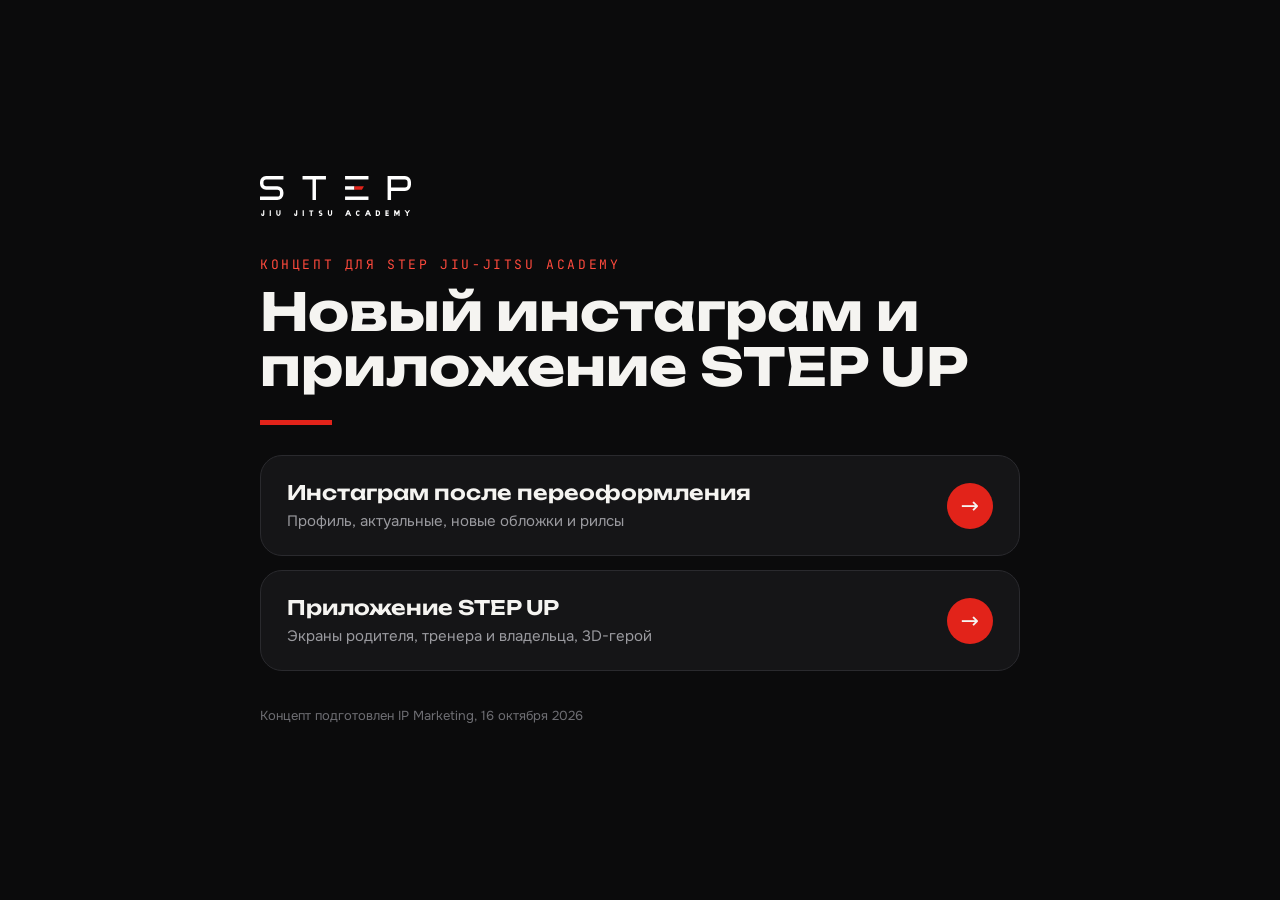
<file: index.html>
<!doctype html>
<html lang="ru">
<head>
  <meta charset="utf-8" />
  <meta name="viewport" content="width=device-width, initial-scale=1" />
  <meta name="robots" content="noindex, nofollow" />
  <title>STEP · концепт</title>
  <link rel="stylesheet" href="fonts/fonts.css" />
  <style>
    :root { --bg:#0B0B0C; --card:#151517; --line:#2A2A2E; --paper:#F5F4F1; --red:#E2231A; }
    * { box-sizing: border-box; margin: 0; padding: 0; }
    body { background: var(--bg); color: var(--paper); font-family: Onest, system-ui, sans-serif; min-height: 100dvh; display: grid; place-items: center; padding: 32px 16px; }
    main { width: 100%; max-width: 760px; }
    .logo { height: 40px; width: auto; display: block; }
    .k { margin-top: 40px; font-family: "JetBrains Mono", monospace; font-size: 13px; letter-spacing: .2em; color: #FF4A3D; }
    h1 { font-family: Unbounded, sans-serif; font-weight: 700; font-size: clamp(30px, 6vw, 52px); line-height: 1.05; margin-top: 12px; }
    .bar { width: 72px; height: 5px; background: var(--red); margin: 26px 0 30px; }
    a.card { display: flex; align-items: center; justify-content: space-between; gap: 16px; padding: 24px 26px; margin-top: 14px; border-radius: 22px; background: var(--card); border: 1px solid var(--line); color: var(--paper); text-decoration: none; transition: border-color .2s, transform .2s; }
    a.card:hover { border-color: #4A4A50; transform: translateY(-2px); }
    a.card b { display: block; font-family: Unbounded, sans-serif; font-weight: 600; font-size: 20px; }
    a.card span { display: block; color: #9A9A9F; font-size: 15px; margin-top: 6px; }
    a.card i { flex: none; width: 46px; height: 46px; border-radius: 50%; background: var(--red); display: grid; place-items: center; font-style: normal; font-size: 22px; }
    footer { margin-top: 36px; font-size: 13px; color: #6E6E73; }
  </style>
</head>
<body>
  <main>
    <img class="logo" src="assets/brand/step-logo-white.svg" alt="STEP Jiu-Jitsu Academy" />
    <div class="k">КОНЦЕПТ ДЛЯ STEP JIU-JITSU ACADEMY</div>
    <h1>Новый инстаграм и приложение STEP UP</h1>
    <div class="bar"></div>
    <a class="card" href="ig/"><div><b>Инстаграм после переоформления</b><span>Профиль, актуальные, новые обложки и рилсы</span></div><i>&rarr;</i></a>
    <a class="card" href="app/"><div><b>Приложение STEP UP</b><span>Экраны родителя, тренера и владельца, 3D-герой</span></div><i>&rarr;</i></a>
    <footer>Концепт подготовлен IP Marketing, 16 октября 2026</footer>
  </main>
</body>
</html>
</file>
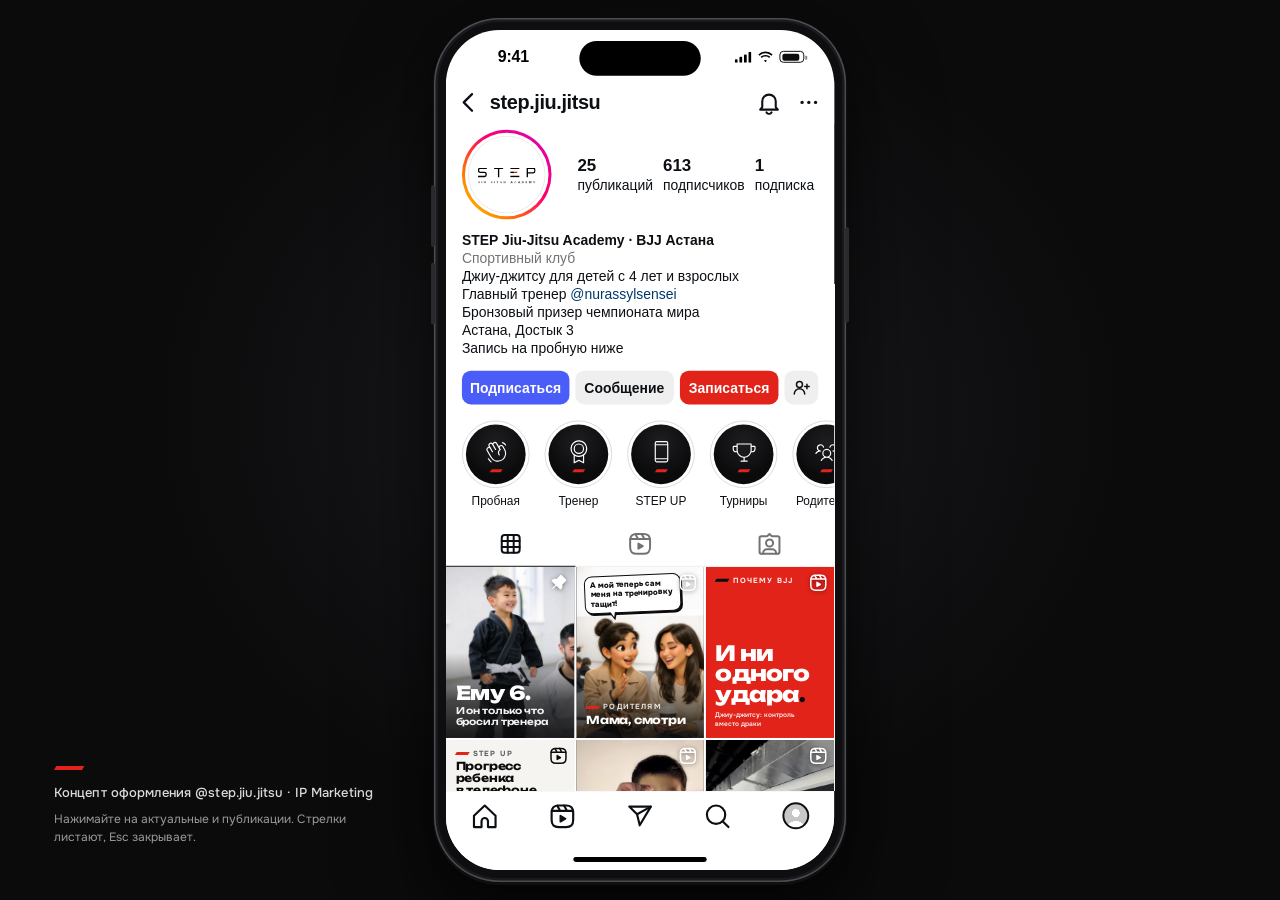
<file: ig/index.html>
<!doctype html>
<html lang="ru">
<head>
  <meta name="robots" content="noindex, nofollow" />
<meta charset="utf-8">
<meta name="viewport" content="width=device-width, initial-scale=1, viewport-fit=cover">
<meta name="theme-color" content="#ffffff">
<meta name="color-scheme" content="light">
<meta name="format-detection" content="telephone=no">
<title>STEP в Instagram</title>
<meta name="description" content="Концепт оформления Instagram-профиля @step.jiu.jitsu от IP Marketing: шапка, актуальные, обложки и новый рилс.">
<link rel="icon" type="image/svg+xml" href="img/step-mark.svg">
<link rel="preload" href="fonts/Unbounded-cyrillic.woff2" as="font" type="font/woff2" crossorigin>
<link rel="preload" href="fonts/Onest-cyrillic.woff2" as="font" type="font/woff2" crossorigin>
<link rel="preload" href="img/new/reel_a_frame.webp" as="image" type="image/webp">
<link rel="stylesheet" href="fonts/fonts.css">
<link rel="stylesheet" href="css/ig.css">
</head>
<body>
<div class="stage" id="stage">
  <aside class="stage-note" aria-label="О макете">
    <i class="stage-stripe" aria-hidden="true"></i>
    <p class="stage-title">Концепт оформления @step.jiu.jitsu <span>· IP Marketing</span></p>
    <p class="stage-hint">Нажимайте на актуальные и публикации. Стрелки листают, Esc закрывает.</p>
  </aside>

  <div class="device-fit" id="deviceFit">
    <div class="device" id="device">
      <div class="screen" id="screen">
        <div class="statusbar" aria-hidden="true">
          <span class="sb-time">9:41</span>
          <span class="sb-icons">
            <svg class="sb-signal" viewBox="0 0 18 12"><rect x="0" y="8" width="3" height="4" rx="1"/><rect x="5" y="5.5" width="3" height="6.5" rx="1"/><rect x="10" y="3" width="3" height="9" rx="1"/><rect x="15" y="0" width="3" height="12" rx="1"/></svg>
            <svg class="sb-wifi" viewBox="0 0 16 12"><path d="M8 2.4c2.3 0 4.4.9 6 2.4l1.2-1.2A10.2 10.2 0 0 0 8 .7 10.2 10.2 0 0 0 .8 3.6L2 4.8a8.5 8.5 0 0 1 6-2.4Zm0 3.4c1.4 0 2.7.5 3.7 1.4l1.2-1.2A7 7 0 0 0 8 4.1a7 7 0 0 0-4.9 1.9l1.2 1.2c1-.9 2.3-1.4 3.7-1.4Zm0 3.4c.6 0 1.1.2 1.5.6L8 11.4 6.5 9.8c.4-.4.9-.6 1.5-.6Z"/></svg>
            <span class="sb-battery"><i></i></span>
          </span>
        </div>
        <div class="island" aria-hidden="true"></div>

        <main class="profile" id="profile">
          <header class="topbar">
            <button type="button" class="icon-btn" data-icon="back" data-act="top" aria-label="Назад"></button>
            <h1 class="topbar-user">step.jiu.jitsu</h1>
            <span class="topbar-sp"></span>
            <button type="button" class="icon-btn" data-icon="bell" data-act="bell" aria-label="Уведомления"></button>
            <button type="button" class="icon-btn" data-icon="more" data-act="about" aria-label="Еще"></button>
          </header>

          <section class="p-head" aria-label="Профиль">
            <div class="p-row">
              <button type="button" class="ava-btn" id="avaBtn" aria-label="Смотреть историю step.jiu.jitsu">
                <span class="ava-ring"><span class="ava-gap"><span class="ava"><img src="img/step-logo.svg" alt="STEP Jiu Jitsu Academy"></span></span></span>
              </button>
              <ul class="p-stats">
                <li><b id="statPosts">25</b><span>публикаций</span></li>
                <li><b id="statFollowers">613</b><span>подписчиков</span></li>
                <li><b id="statFollowing">1</b><span>подписка</span></li>
              </ul>
            </div>
            <div class="p-bio">
              <p class="p-name" id="pName">STEP Jiu-Jitsu Academy · BJJ Астана</p>
              <p class="p-cat">Спортивный клуб</p>
              <p class="p-text" id="pBio"></p>
            </div>
            <div class="p-actions">
              <button type="button" class="btn btn--follow" id="followBtn" data-act="follow">Подписаться</button>
              <button type="button" class="btn" data-act="message">Сообщение</button>
              <button type="button" class="btn btn--book" data-act="book">Записаться</button>
              <button type="button" class="btn btn--icon" data-icon="personAdd" data-act="similar" aria-label="Похожие аккаунты"></button>
            </div>
          </section>

          <section class="hl-row" id="hlRow" aria-label="Актуальное"></section>

          <nav class="p-tabs" role="tablist" aria-label="Публикации профиля">
            <button type="button" class="p-tab" role="tab" aria-selected="true" data-tab="posts" aria-label="Публикации" data-icon="grid"></button>
            <button type="button" class="p-tab" role="tab" aria-selected="false" data-tab="reels" aria-label="Reels" data-icon="reels"></button>
            <button type="button" class="p-tab" role="tab" aria-selected="false" data-tab="tagged" aria-label="Отметки" data-icon="tagged"></button>
            <i class="p-tabs-ink" aria-hidden="true"></i>
          </nav>

          <div class="grid" id="grid" role="tabpanel" aria-label="Публикации"></div>
          <p class="grid-foot">Концепт оформления @step.jiu.jitsu · IP Marketing</p>
        </main>

        <nav class="tabbar" aria-label="Навигация Instagram">
          <button type="button" data-icon="home" data-act="top" aria-label="Главная"></button>
          <button type="button" data-icon="reels" data-act="reels" aria-label="Reels"></button>
          <button type="button" data-icon="direct" data-act="message" aria-label="Сообщения"></button>
          <button type="button" data-icon="search" data-act="search" aria-label="Поиск"></button>
          <button type="button" class="tab-me" data-act="top" aria-label="Ваш профиль"><span class="me-ava"></span></button>
        </nav>

        <!-- Story viewer -->
        <section class="story" id="story" role="dialog" aria-modal="true" aria-label="Актуальное" tabindex="-1" hidden>
          <div class="story-card" id="storyCard">
            <div class="story-slide" id="storySlide"></div>
            <div class="story-top">
              <div class="story-bars" id="storyBars"></div>
              <div class="story-head">
                <span class="story-ava" id="storyAva"></span>
                <span class="story-name"><b>step.jiu.jitsu</b><span id="storyLabel"></span></span>
                <button type="button" class="icon-btn icon-btn--light" data-icon="more" data-act="about" aria-label="Еще"></button>
                <button type="button" class="icon-btn icon-btn--light" id="storyClose" data-icon="close" aria-label="Закрыть"></button>
              </div>
            </div>
          </div>
          <div class="story-reply">
            <button type="button" class="story-input" data-act="message">Отправить сообщение</button>
            <button type="button" class="icon-btn icon-btn--light" data-icon="heart" id="storyLike" aria-label="Нравится"></button>
            <button type="button" class="icon-btn icon-btn--light" data-icon="direct" data-act="share" aria-label="Поделиться"></button>
          </div>
        </section>

        <!-- Reels viewer -->
        <section class="reels" id="reels" role="dialog" aria-modal="true" aria-label="Reels" tabindex="-1" hidden>
          <div class="reels-feed" id="reelsFeed"></div>
          <header class="reels-head">
            <button type="button" class="icon-btn icon-btn--light" id="reelsClose" data-icon="close" aria-label="Закрыть"></button>
            <b>Reels</b>
            <span class="topbar-sp"></span>
            <button type="button" class="icon-btn icon-btn--light" data-icon="camera" data-act="camera" aria-label="Камера"></button>
          </header>
        </section>

        <!-- Bottom sheet -->
        <div class="sheet-layer" id="sheetLayer" hidden>
          <div class="sheet-backdrop" data-act="sheet-close"></div>
          <div class="sheet" id="sheet" role="dialog" aria-modal="true" tabindex="-1">
            <div class="sheet-grip" aria-hidden="true"></div>
            <div class="sheet-body" id="sheetBody"></div>
          </div>
        </div>

        <div class="toast" id="toast" role="status" aria-live="polite"></div>
        <div class="homebar" aria-hidden="true"></div>
      </div>
    </div>

    <div class="side-ctl" id="sideCtl" aria-hidden="true">
      <button type="button" class="side-btn side-btn--prev" data-side="prev" tabindex="-1" aria-label="Назад" data-icon="chevronLeft"></button>
      <button type="button" class="side-btn side-btn--next" data-side="next" tabindex="-1" aria-label="Вперед" data-icon="chevronRight"></button>
      <button type="button" class="side-btn side-btn--up" data-side="up" tabindex="-1" aria-label="Предыдущий рилс" data-icon="chevronUp"></button>
      <button type="button" class="side-btn side-btn--down" data-side="down" tabindex="-1" aria-label="Следующий рилс" data-icon="chevronDown"></button>
    </div>
  </div>
</div>
<script src="js/icons.js"></script>
<script src="js/data.js"></script>
<script src="js/app.js"></script>
</body>
</html>
</file>
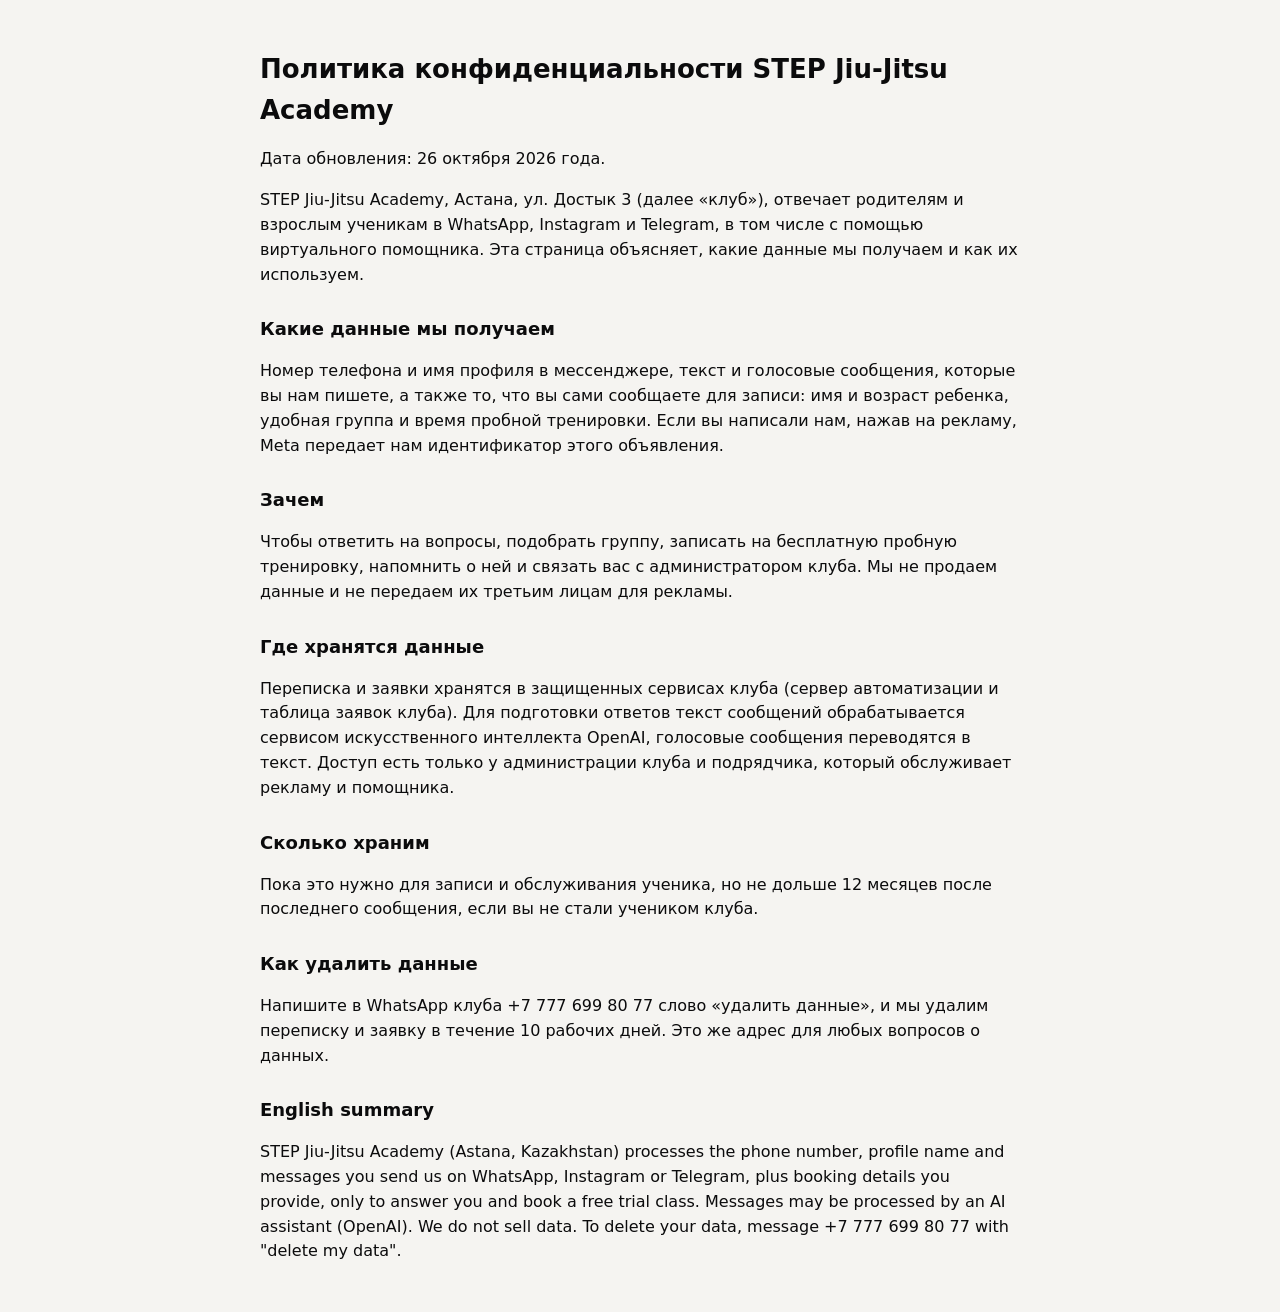
<file: privacy.html>
<!doctype html>
<html lang="ru"><head><meta charset="utf-8"><meta name="viewport" content="width=device-width,initial-scale=1"><meta name="robots" content="noindex">
<title>Политика конфиденциальности STEP Jiu-Jitsu</title>
<style>body{font-family:system-ui,-apple-system,Segoe UI,Roboto,sans-serif;max-width:760px;margin:0 auto;padding:32px 16px;line-height:1.55;color:#0b0b0c;background:#f5f4f1}h1{font-size:26px}h2{font-size:18px;margin-top:28px}</style></head>
<body>
<h1>Политика конфиденциальности STEP Jiu-Jitsu Academy</h1>
<p>Дата обновления: 26 октября 2026 года.</p>
<p>STEP Jiu-Jitsu Academy, Астана, ул. Достык 3 (далее «клуб»), отвечает родителям и взрослым ученикам в WhatsApp, Instagram и Telegram, в том числе с помощью виртуального помощника. Эта страница объясняет, какие данные мы получаем и как их используем.</p>
<h2>Какие данные мы получаем</h2>
<p>Номер телефона и имя профиля в мессенджере, текст и голосовые сообщения, которые вы нам пишете, а также то, что вы сами сообщаете для записи: имя и возраст ребенка, удобная группа и время пробной тренировки. Если вы написали нам, нажав на рекламу, Meta передает нам идентификатор этого объявления.</p>
<h2>Зачем</h2>
<p>Чтобы ответить на вопросы, подобрать группу, записать на бесплатную пробную тренировку, напомнить о ней и связать вас с администратором клуба. Мы не продаем данные и не передаем их третьим лицам для рекламы.</p>
<h2>Где хранятся данные</h2>
<p>Переписка и заявки хранятся в защищенных сервисах клуба (сервер автоматизации и таблица заявок клуба). Для подготовки ответов текст сообщений обрабатывается сервисом искусственного интеллекта OpenAI, голосовые сообщения переводятся в текст. Доступ есть только у администрации клуба и подрядчика, который обслуживает рекламу и помощника.</p>
<h2>Сколько храним</h2>
<p>Пока это нужно для записи и обслуживания ученика, но не дольше 12 месяцев после последнего сообщения, если вы не стали учеником клуба.</p>
<h2>Как удалить данные</h2>
<p>Напишите в WhatsApp клуба +7 777 699 80 77 слово «удалить данные», и мы удалим переписку и заявку в течение 10 рабочих дней. Это же адрес для любых вопросов о данных.</p>
<h2>English summary</h2>
<p>STEP Jiu-Jitsu Academy (Astana, Kazakhstan) processes the phone number, profile name and messages you send us on WhatsApp, Instagram or Telegram, plus booking details you provide, only to answer you and book a free trial class. Messages may be processed by an AI assistant (OpenAI). We do not sell data. To delete your data, message +7 777 699 80 77 with "delete my data".</p>
</body></html>
</file>
<file: fonts/fonts.css>
/* JetBrains Mono cyrillic-ext */
@font-face {
  font-family: 'JetBrains Mono';
  font-style: normal;
  font-weight: 400 700;
  font-display: swap;
  src: url(JetBrainsMono-cyrillic-ext.woff2) format('woff2');
  unicode-range: U+0460-052F, U+1C80-1C8A, U+20B4, U+2DE0-2DFF, U+A640-A69F, U+FE2E-FE2F;
}
/* JetBrains Mono cyrillic */
@font-face {
  font-family: 'JetBrains Mono';
  font-style: normal;
  font-weight: 400 700;
  font-display: swap;
  src: url(JetBrainsMono-cyrillic.woff2) format('woff2');
  unicode-range: U+0301, U+0400-045F, U+0490-0491, U+04B0-04B1, U+2116;
}
/* JetBrains Mono latin-ext */
@font-face {
  font-family: 'JetBrains Mono';
  font-style: normal;
  font-weight: 400 700;
  font-display: swap;
  src: url(JetBrainsMono-latin-ext.woff2) format('woff2');
  unicode-range: U+0100-02BA, U+02BD-02C5, U+02C7-02CC, U+02CE-02D7, U+02DD-02FF, U+0304, U+0308, U+0329, U+1D00-1DBF, U+1E00-1E9F, U+1EF2-1EFF, U+2020, U+20A0-20AB, U+20AD-20C4, U+2113, U+2C60-2C7F, U+A720-A7FF;
}
/* JetBrains Mono latin */
@font-face {
  font-family: 'JetBrains Mono';
  font-style: normal;
  font-weight: 400 700;
  font-display: swap;
  src: url(JetBrainsMono-latin.woff2) format('woff2');
  unicode-range: U+0000-00FF, U+0131, U+0152-0153, U+02BB-02BC, U+02C6, U+02DA, U+02DC, U+0304, U+0308, U+0329, U+2000-206F, U+20AC, U+2122, U+2191, U+2193, U+2212, U+2215, U+FEFF, U+FFFD;
}
/* Onest cyrillic-ext */
@font-face {
  font-family: 'Onest';
  font-style: normal;
  font-weight: 300 800;
  font-display: swap;
  src: url(Onest-cyrillic-ext.woff2) format('woff2');
  unicode-range: U+0460-052F, U+1C80-1C8A, U+20B4, U+2DE0-2DFF, U+A640-A69F, U+FE2E-FE2F;
}
/* Onest cyrillic */
@font-face {
  font-family: 'Onest';
  font-style: normal;
  font-weight: 300 800;
  font-display: swap;
  src: url(Onest-cyrillic.woff2) format('woff2');
  unicode-range: U+0301, U+0400-045F, U+0490-0491, U+04B0-04B1, U+2116;
}
/* Onest latin-ext */
@font-face {
  font-family: 'Onest';
  font-style: normal;
  font-weight: 300 800;
  font-display: swap;
  src: url(Onest-latin-ext.woff2) format('woff2');
  unicode-range: U+0100-02BA, U+02BD-02C5, U+02C7-02CC, U+02CE-02D7, U+02DD-02FF, U+0304, U+0308, U+0329, U+1D00-1DBF, U+1E00-1E9F, U+1EF2-1EFF, U+2020, U+20A0-20AB, U+20AD-20C4, U+2113, U+2C60-2C7F, U+A720-A7FF;
}
/* Onest latin */
@font-face {
  font-family: 'Onest';
  font-style: normal;
  font-weight: 300 800;
  font-display: swap;
  src: url(Onest-latin.woff2) format('woff2');
  unicode-range: U+0000-00FF, U+0131, U+0152-0153, U+02BB-02BC, U+02C6, U+02DA, U+02DC, U+0304, U+0308, U+0329, U+2000-206F, U+20AC, U+2122, U+2191, U+2193, U+2212, U+2215, U+FEFF, U+FFFD;
}
/* Unbounded cyrillic-ext */
@font-face {
  font-family: 'Unbounded';
  font-style: normal;
  font-weight: 300 900;
  font-display: swap;
  src: url(Unbounded-cyrillic-ext.woff2) format('woff2');
  unicode-range: U+0460-052F, U+1C80-1C8A, U+20B4, U+2DE0-2DFF, U+A640-A69F, U+FE2E-FE2F;
}
/* Unbounded cyrillic */
@font-face {
  font-family: 'Unbounded';
  font-style: normal;
  font-weight: 300 900;
  font-display: swap;
  src: url(Unbounded-cyrillic.woff2) format('woff2');
  unicode-range: U+0301, U+0400-045F, U+0490-0491, U+04B0-04B1, U+2116;
}
/* Unbounded latin-ext */
@font-face {
  font-family: 'Unbounded';
  font-style: normal;
  font-weight: 300 900;
  font-display: swap;
  src: url(Unbounded-latin-ext.woff2) format('woff2');
  unicode-range: U+0100-02BA, U+02BD-02C5, U+02C7-02CC, U+02CE-02D7, U+02DD-02FF, U+0304, U+0308, U+0329, U+1D00-1DBF, U+1E00-1E9F, U+1EF2-1EFF, U+2020, U+20A0-20AB, U+20AD-20C4, U+2113, U+2C60-2C7F, U+A720-A7FF;
}
/* Unbounded latin */
@font-face {
  font-family: 'Unbounded';
  font-style: normal;
  font-weight: 300 900;
  font-display: swap;
  src: url(Unbounded-latin.woff2) format('woff2');
  unicode-range: U+0000-00FF, U+0131, U+0152-0153, U+02BB-02BC, U+02C6, U+02DA, U+02DC, U+0304, U+0308, U+0329, U+2000-206F, U+20AC, U+2122, U+2191, U+2193, U+2212, U+2215, U+FEFF, U+FFFD;
}
</file>
<file: ig/fonts/fonts.css>
/* JetBrains Mono cyrillic-ext */
@font-face {
  font-family: 'JetBrains Mono';
  font-style: normal;
  font-weight: 400 700;
  font-display: swap;
  src: url(JetBrainsMono-cyrillic-ext.woff2) format('woff2');
  unicode-range: U+0460-052F, U+1C80-1C8A, U+20B4, U+2DE0-2DFF, U+A640-A69F, U+FE2E-FE2F;
}
/* JetBrains Mono cyrillic */
@font-face {
  font-family: 'JetBrains Mono';
  font-style: normal;
  font-weight: 400 700;
  font-display: swap;
  src: url(JetBrainsMono-cyrillic.woff2) format('woff2');
  unicode-range: U+0301, U+0400-045F, U+0490-0491, U+04B0-04B1, U+2116;
}
/* JetBrains Mono latin-ext */
@font-face {
  font-family: 'JetBrains Mono';
  font-style: normal;
  font-weight: 400 700;
  font-display: swap;
  src: url(JetBrainsMono-latin-ext.woff2) format('woff2');
  unicode-range: U+0100-02BA, U+02BD-02C5, U+02C7-02CC, U+02CE-02D7, U+02DD-02FF, U+0304, U+0308, U+0329, U+1D00-1DBF, U+1E00-1E9F, U+1EF2-1EFF, U+2020, U+20A0-20AB, U+20AD-20C4, U+2113, U+2C60-2C7F, U+A720-A7FF;
}
/* JetBrains Mono latin */
@font-face {
  font-family: 'JetBrains Mono';
  font-style: normal;
  font-weight: 400 700;
  font-display: swap;
  src: url(JetBrainsMono-latin.woff2) format('woff2');
  unicode-range: U+0000-00FF, U+0131, U+0152-0153, U+02BB-02BC, U+02C6, U+02DA, U+02DC, U+0304, U+0308, U+0329, U+2000-206F, U+20AC, U+2122, U+2191, U+2193, U+2212, U+2215, U+FEFF, U+FFFD;
}
/* Onest cyrillic-ext */
@font-face {
  font-family: 'Onest';
  font-style: normal;
  font-weight: 300 800;
  font-display: swap;
  src: url(Onest-cyrillic-ext.woff2) format('woff2');
  unicode-range: U+0460-052F, U+1C80-1C8A, U+20B4, U+2DE0-2DFF, U+A640-A69F, U+FE2E-FE2F;
}
/* Onest cyrillic */
@font-face {
  font-family: 'Onest';
  font-style: normal;
  font-weight: 300 800;
  font-display: swap;
  src: url(Onest-cyrillic.woff2) format('woff2');
  unicode-range: U+0301, U+0400-045F, U+0490-0491, U+04B0-04B1, U+2116;
}
/* Onest latin-ext */
@font-face {
  font-family: 'Onest';
  font-style: normal;
  font-weight: 300 800;
  font-display: swap;
  src: url(Onest-latin-ext.woff2) format('woff2');
  unicode-range: U+0100-02BA, U+02BD-02C5, U+02C7-02CC, U+02CE-02D7, U+02DD-02FF, U+0304, U+0308, U+0329, U+1D00-1DBF, U+1E00-1E9F, U+1EF2-1EFF, U+2020, U+20A0-20AB, U+20AD-20C4, U+2113, U+2C60-2C7F, U+A720-A7FF;
}
/* Onest latin */
@font-face {
  font-family: 'Onest';
  font-style: normal;
  font-weight: 300 800;
  font-display: swap;
  src: url(Onest-latin.woff2) format('woff2');
  unicode-range: U+0000-00FF, U+0131, U+0152-0153, U+02BB-02BC, U+02C6, U+02DA, U+02DC, U+0304, U+0308, U+0329, U+2000-206F, U+20AC, U+2122, U+2191, U+2193, U+2212, U+2215, U+FEFF, U+FFFD;
}
/* Unbounded cyrillic-ext */
@font-face {
  font-family: 'Unbounded';
  font-style: normal;
  font-weight: 300 900;
  font-display: swap;
  src: url(Unbounded-cyrillic-ext.woff2) format('woff2');
  unicode-range: U+0460-052F, U+1C80-1C8A, U+20B4, U+2DE0-2DFF, U+A640-A69F, U+FE2E-FE2F;
}
/* Unbounded cyrillic */
@font-face {
  font-family: 'Unbounded';
  font-style: normal;
  font-weight: 300 900;
  font-display: swap;
  src: url(Unbounded-cyrillic.woff2) format('woff2');
  unicode-range: U+0301, U+0400-045F, U+0490-0491, U+04B0-04B1, U+2116;
}
/* Unbounded latin-ext */
@font-face {
  font-family: 'Unbounded';
  font-style: normal;
  font-weight: 300 900;
  font-display: swap;
  src: url(Unbounded-latin-ext.woff2) format('woff2');
  unicode-range: U+0100-02BA, U+02BD-02C5, U+02C7-02CC, U+02CE-02D7, U+02DD-02FF, U+0304, U+0308, U+0329, U+1D00-1DBF, U+1E00-1E9F, U+1EF2-1EFF, U+2020, U+20A0-20AB, U+20AD-20C4, U+2113, U+2C60-2C7F, U+A720-A7FF;
}
/* Unbounded latin */
@font-face {
  font-family: 'Unbounded';
  font-style: normal;
  font-weight: 300 900;
  font-display: swap;
  src: url(Unbounded-latin.woff2) format('woff2');
  unicode-range: U+0000-00FF, U+0131, U+0152-0153, U+02BB-02BC, U+02C6, U+02DA, U+02DC, U+0304, U+0308, U+0329, U+2000-206F, U+20AC, U+2122, U+2191, U+2193, U+2212, U+2215, U+FEFF, U+FFFD;
}
</file>
<file: ig/css/ig.css>
/* STEP x Instagram mock. Instagram light UI (system font) + STEP brand inside content. */
:root {
  --ig-bg: #ffffff;
  --ig-text: #0c1014;
  --ig-text-2: #737373;
  --ig-line: #dbdbdb;
  --ig-soft: #efefef;
  --ig-press: #dbdbdb;
  --ig-blue: #4a5df9;
  --ig-link: #00376b;
  --ig-like: #ff3040;

  --step-ink: #0b0b0c;
  --step-card: #151517;
  --step-line: #2a2a2e;
  --step-paper: #f5f4f1;
  --step-red: #e2231a;
  --step-gray: #9a9a9f;
  --belt-white: #ffffff;
  --belt-grey: #9a9a9f;
  --belt-yellow: #f4c21b;
  --belt-orange: #f28c1e;
  --belt-green: #2fa84f;

  --font-ui: -apple-system, BlinkMacSystemFont, "SF Pro Text", "Segoe UI", Roboto, "Helvetica Neue", Arial, sans-serif;
  --font-display: "Unbounded", "Segoe UI", Arial, sans-serif;
  --font-body: "Onest", "Segoe UI", Arial, sans-serif;

  --ease-out: cubic-bezier(0.23, 1, 0.32, 1);
  --ease-io: cubic-bezier(0.77, 0, 0.175, 1);
  --ease-drawer: cubic-bezier(0.32, 0.72, 0, 1);

  --sb: 50px;   /* status bar */
  --hb: 30px;   /* home indicator area */
  --tb: 50px;   /* tab bar */
}

* { box-sizing: border-box; }
html, body { margin: 0; height: 100%; }
body {
  background: var(--step-ink);
  color: var(--ig-text);
  font-family: var(--font-ui);
  -webkit-font-smoothing: antialiased;
  -moz-osx-font-smoothing: grayscale;
  -webkit-text-size-adjust: 100%;
  text-size-adjust: 100%;
  overflow: hidden;
  -webkit-tap-highlight-color: transparent;
}
button { font: inherit; color: inherit; background: none; border: 0; padding: 0; margin: 0; cursor: pointer; touch-action: manipulation; -webkit-user-select: none; user-select: none; }
img { display: block; max-width: 100%; -webkit-user-drag: none; }
/* no double-tap zoom and no long-press callouts inside the phone */
.screen { -webkit-touch-callout: none; }
.screen * { touch-action: manipulation; }
svg { display: block; }
p, h1, h3, ul, ol, dl, dd { margin: 0; padding: 0; }
ul, ol { list-style: none; }
:focus-visible { outline: 2px solid var(--ig-blue); outline-offset: 2px; }
.story:focus, .reels:focus, .sheet:focus { outline: none; }
[hidden] { display: none !important; }

/* ---------- stage (laptop) ---------- */
.stage {
  position: fixed;
  inset: 0;
  display: grid;
  place-items: center;
  background:
    radial-gradient(52% 64% at 50% 46%, #1c1c20 0%, rgba(11, 11, 12, 0) 72%),
    var(--step-ink);
}
.stage-note {
  position: absolute;
  left: clamp(24px, 4.2vw, 64px);
  bottom: clamp(24px, 6vh, 56px);
  width: min(340px, calc(50vw - 240px));
  color: #fff;
}
.stage-stripe {
  display: block;
  width: 28px;
  height: 4px;
  margin-bottom: 14px;
  background: var(--step-red);
  transform: skewX(-30deg);
  transform-origin: left bottom;
}
.stage-title {
  font: 500 13px/1.45 var(--font-body);
  letter-spacing: 0.01em;
  color: rgba(255, 255, 255, 0.86);
}
.stage-hint {
  margin-top: 8px;
  font: 400 12px/1.45 var(--font-body);
  color: var(--step-gray);
}
.stage-title span { white-space: nowrap; }
@media (max-width: 900px) { .stage-note { display: none; } }

.device-fit { position: relative; width: 414px; height: 868px; }
.device {
  position: absolute;
  left: 0;
  top: 0;
  width: 414px;
  height: 868px;
  padding: 12px;
  border-radius: 66px;
  transform-origin: 0 0;
  background: #0e0e10;
  box-shadow:
    inset 0 0 0 1.5px #4b4b52,
    inset 0 0 0 4px #1a1a1d,
    0 2px 0 1px rgba(255, 255, 255, 0.04),
    0 40px 90px rgba(0, 0, 0, 0.55),
    0 12px 30px rgba(0, 0, 0, 0.35);
}
.device::before, .device::after {
  content: "";
  position: absolute;
  width: 4px;
  border-radius: 2px;
  background: #2a2a2e;
}
.device::before { left: -3px; top: 168px; height: 62px; box-shadow: 0 78px 0 #2a2a2e; }
.device::after { right: -3px; top: 210px; height: 96px; }

.screen {
  position: relative;
  width: 390px;
  height: 844px;
  border-radius: 54px;
  overflow: hidden;
  background: var(--ig-bg);
  isolation: isolate;
  transform: translateZ(0);
}

/* status bar, island, home indicator: frame mode only */
.statusbar {
  position: absolute;
  inset: 0 0 auto 0;
  z-index: 60;
  height: var(--sb);
  display: flex;
  align-items: center;
  justify-content: space-between;
  padding: 4px 30px 0 52px;
  color: #000;
  pointer-events: none;
  transition: color 200ms ease;
}
.sb-time { font: 600 16px/1 var(--font-ui); letter-spacing: -0.01em; }
.sb-icons { display: flex; align-items: center; gap: 6px; }
.sb-signal { width: 17px; height: 11px; fill: currentColor; }
.sb-wifi { width: 16px; height: 12px; fill: currentColor; }
.sb-battery {
  position: relative;
  width: 25px;
  height: 12px;
  border: 1px solid currentColor;
  border-radius: 4px;
  opacity: 0.95;
}
.sb-battery::after { content: ""; position: absolute; right: -3.5px; top: 3.5px; width: 2px; height: 4px; border-radius: 0 1px 1px 0; background: currentColor; opacity: 0.5; }
.sb-battery i { position: absolute; inset: 1.5px; width: 74%; border-radius: 2px; background: currentColor; }
.island {
  position: absolute;
  top: 11px;
  left: 50%;
  z-index: 61;
  width: 122px;
  height: 35px;
  margin-left: -61px;
  border-radius: 20px;
  background: #000;
  pointer-events: none;
}
.homebar {
  position: absolute;
  left: 50%;
  bottom: 8px;
  z-index: 60;
  width: 134px;
  height: 5px;
  margin-left: -67px;
  border-radius: 3px;
  background: #000;
  pointer-events: none;
  transition: background-color 200ms ease;
}
.screen.is-dark .statusbar { color: #fff; }
.screen.is-covered .profile, .screen.is-covered .tabbar { visibility: hidden; }
.screen.is-dark .homebar { background: #fff; }

/* ---------- phone mode: no frame, full screen ---------- */
@media (max-width: 520px) {
  :root {
    --sb: env(safe-area-inset-top, 0px);
    --hb: env(safe-area-inset-bottom, 0px);
  }
  body, .stage { background: var(--ig-bg); }
  .stage { display: block; }
  .device-fit, .device { position: fixed; inset: 0; width: auto; height: auto; }
  .device { padding: 0; border-radius: 0; background: var(--ig-bg); box-shadow: none; transform: none !important; }
  .device::before, .device::after, .statusbar, .island, .homebar, .side-ctl { display: none; }
  .screen { width: 100%; height: 100%; border-radius: 0; }
}

/* ---------- shared bits ---------- */
.icon-btn {
  display: grid;
  place-items: center;
  width: 40px;
  height: 40px;
  border-radius: 50%;
  color: var(--ig-text);
  transition: transform 140ms var(--ease-out), opacity 140ms ease;
}
.icon-btn svg { width: 24px; height: 24px; }
.icon-btn:active { transform: scale(0.9); opacity: 0.6; }
.icon-btn--light { color: #fff; }
.icon-btn--light svg { filter: drop-shadow(0 1px 2px rgba(0, 0, 0, 0.35)); }

/* ---------- profile ---------- */
.profile {
  position: absolute;
  left: 0;
  right: 0;
  top: var(--sb);
  bottom: calc(var(--tb) + var(--hb));
  overflow-x: hidden;
  overflow-y: auto;
  overscroll-behavior: contain;
  scrollbar-width: none;
  background: var(--ig-bg);
}
.profile::-webkit-scrollbar { display: none; }

.topbar {
  position: sticky;
  top: 0;
  z-index: 6;
  display: flex;
  align-items: center;
  height: 44px;
  padding: 0 6px 0 2px;
  background: var(--ig-bg);
}
.topbar-user {
  margin: 0 0 0 2px;
  font: 700 20px/1 var(--font-ui);
  letter-spacing: -0.02em;
}
.topbar-sp { flex: 1; }
.topbar .icon-btn svg { width: 25px; height: 25px; }

.p-head { padding: 6px 16px 0; }
.p-row { display: flex; align-items: center; gap: clamp(14px, 5vw, 26px); }
.ava-btn { flex: 0 0 auto; border-radius: 50%; transition: transform 160ms var(--ease-out); }
.ava-btn:active { transform: scale(0.96); }
.ava-ring {
  display: block;
  width: 90px;
  height: 90px;
  padding: 3px;
  border-radius: 50%;
  background: linear-gradient(45deg, #ffd600 0%, #ff7a00 26%, #ff0069 58%, #d300c5 100%);
  transition: background 300ms ease;
}
.ava-btn.is-seen .ava-ring { background: var(--ig-line); padding: 1.5px; }
.ava-gap { display: block; width: 100%; height: 100%; padding: 3px; border-radius: 50%; background: var(--ig-bg); }
.ava {
  display: grid;
  place-items: center;
  width: 100%;
  height: 100%;
  border-radius: 50%;
  background: #fff;
  box-shadow: inset 0 0 0 1px rgba(0, 0, 0, 0.08);
  overflow: hidden;
}
.ava img { width: 74%; height: auto; transform: translateY(1px); }

.p-stats {
  flex: 1;
  display: grid;
  grid-template-columns: repeat(3, auto);
  justify-content: space-between;
  column-gap: 10px;
  padding-right: 6px;
}
@media (max-width: 380px) {
  .p-row { gap: 14px; }
  .ava-ring { width: 76px; height: 76px; }
  .p-stats { padding-right: 0; column-gap: 8px; }
  .p-stats b { font-size: 16px; }
  .p-stats span { font-size: 13px; }
  .btn { font-size: 13px; padding: 0 6px; }
}
.p-stats li { display: flex; flex-direction: column; align-items: flex-start; gap: 1px; }
.p-stats b { font-size: 17px; line-height: 21px; font-weight: 700; font-variant-numeric: tabular-nums; }
.p-stats span { font-size: 14px; line-height: 18px; }

.p-bio { margin-top: 12px; font-size: 14px; line-height: 18px; }
.p-name { font-weight: 600; }
.p-cat { color: var(--ig-text-2); }
.p-text { white-space: pre-line; }
.p-text a, .mention { color: var(--ig-link); text-decoration: none; }

.p-actions {
  display: grid;
  grid-template-columns: 1fr 1fr 1fr 34px;
  gap: 6px;
  margin-top: 14px;
}
.btn {
  height: 34px;
  padding: 0 8px;
  border-radius: 9px;
  background: var(--ig-soft);
  font-size: 14px;
  font-weight: 600;
  white-space: nowrap;
  transition: transform 140ms var(--ease-out), background-color 160ms ease;
}
.btn:active { transform: scale(0.97); background: var(--ig-press); }
.btn--follow { background: var(--ig-blue); color: #fff; }
.btn--follow:active { background: #3a4be0; }
.btn--follow.is-on { background: var(--ig-soft); color: var(--ig-text); }
.btn--book { background: var(--step-red); color: #fff; }
.btn--book:active { background: #c41d15; }
.btn--icon { display: grid; place-items: center; padding: 0; }
.btn--icon svg { width: 18px; height: 18px; }

/* highlights */
.hl-row {
  display: flex;
  gap: 15px;
  padding: 16px 16px 12px;
  overflow-x: auto;
  overscroll-behavior-x: contain;
  scrollbar-width: none;
}
.hl-row::-webkit-scrollbar { display: none; }
.hl {
  flex: 0 0 auto;
  display: flex;
  flex-direction: column;
  align-items: center;
  gap: 6px;
  width: 68px;
}
.hl-ring {
  display: block;
  width: 68px;
  height: 68px;
  padding: 3px;
  border-radius: 50%;
  border: 1px solid var(--ig-line);
  transition: transform 160ms var(--ease-out);
}
.hl:active .hl-ring { transform: scale(0.94); }
.hl-cover {
  position: relative;
  display: grid;
  place-items: center;
  width: 100%;
  height: 100%;
  border-radius: 50%;
  background: radial-gradient(80% 80% at 50% 30%, #1e1e22 0%, var(--step-ink) 70%);
  color: #fff;
}
.hl-cover svg { width: 25px; height: 25px; margin-top: -5px; }
.hl-cover::after {
  content: "";
  position: absolute;
  left: 50%;
  bottom: 13px;
  width: 11px;
  height: 2.5px;
  margin-left: -5.5px;
  background: var(--step-red);
  transform: skewX(-32deg);
}
.hl-label { max-width: 72px; font-size: 12px; line-height: 15px; white-space: nowrap; overflow: hidden; text-overflow: ellipsis; }

/* tabs */
.p-tabs {
  position: sticky;
  top: 44px;
  z-index: 5;
  display: grid;
  grid-template-columns: repeat(3, 1fr);
  height: 46px;
  background: var(--ig-bg);
  border-bottom: 1px solid var(--ig-soft);
}
.p-tab { display: grid; place-items: center; color: var(--ig-text-2); transition: color 160ms ease; }
.p-tab svg { width: 24px; height: 24px; }
.p-tab[aria-selected="true"] { color: var(--ig-text); }
.p-tabs-ink {
  position: absolute;
  left: 0;
  bottom: -1px;
  width: 33.3334%;
  height: 1.5px;
  background: var(--ig-text);
  transform: translateX(calc(var(--tab, 0) * 100%));
  transition: transform 260ms var(--ease-out);
}

/* grid */
.grid {
  display: grid;
  grid-template-columns: repeat(3, 1fr);
  gap: 2px;
  min-height: 300px;
}
.grid.is-swap { animation: gridIn 260ms var(--ease-out); }
@keyframes gridIn { from { opacity: 0.25; } to { opacity: 1; } }
.tile {
  position: relative;
  aspect-ratio: 3 / 4;
  overflow: hidden;
  background: var(--ig-soft);
  transition: filter 160ms ease;
}
.tile:active { filter: brightness(0.82); }
.grid--tall .tile { aspect-ratio: 9 / 16; }
.tile-badge {
  position: absolute;
  top: 7px;
  right: 7px;
  z-index: 3;
  width: 18px;
  height: 18px;
  color: #fff;
  filter: drop-shadow(0 1px 2px rgba(0, 0, 0, 0.45));
}
.tile-badge svg { width: 100%; height: 100%; }
.tile-badge--pin { transform: rotate(0deg); }
.tile-views {
  position: absolute;
  left: 7px;
  bottom: 6px;
  z-index: 3;
  display: flex;
  align-items: center;
  gap: 3px;
  color: #fff;
  font-size: 13px;
  font-weight: 600;
  text-shadow: 0 1px 2px rgba(0, 0, 0, 0.5);
}
.tile-views svg { width: 14px; height: 14px; filter: drop-shadow(0 1px 2px rgba(0, 0, 0, 0.45)); }
.grid--tall .cover-copy { bottom: 20cqw; }
.grid-foot {
  padding: 28px 24px 30px;
  text-align: center;
  font-size: 12px;
  line-height: 16px;
  color: var(--ig-text-2);
}

/* ---------- covers (brand) ---------- */
.cover {
  position: absolute;
  inset: 0;
  overflow: hidden;
  container-type: size;
  background: var(--step-card);
  color: #fff;
  text-align: left;
}
.cover-img { position: absolute; inset: 0; width: 100%; height: 100%; object-fit: cover; }
.cover-shade {
  position: absolute;
  inset: 0;
  background: linear-gradient(to top,
    rgba(11, 11, 12, 0.94) 0%,
    rgba(11, 11, 12, 0.84) 20%,
    rgba(11, 11, 12, 0.42) 42%,
    rgba(11, 11, 12, 0) 62%);
}
.cover-copy { position: absolute; left: 7.5cqw; right: 6cqw; bottom: 8cqw; }
.kicker { display: flex; align-items: center; gap: 0.62em; }
.kicker i {
  flex: 0 0 auto;
  width: 1.7em;
  height: 0.34em;
  background: var(--step-red);
  transform: skewX(-32deg);
}
.kicker span {
  font-family: var(--font-body);
  font-weight: 700;
  letter-spacing: 0.16em;
  text-transform: uppercase;
  line-height: 1;
  color: rgba(255, 255, 255, 0.84);
}
.cover .kicker { font-size: 5.8cqw; margin-bottom: 3.6cqw; }
.cover-title {
  font-family: var(--font-display);
  font-weight: 700;
  font-size: 10.2cqw;
  line-height: 1.07;
  letter-spacing: -0.015em;
}

/* pinned new reel: frame from the video */
.cover--pinned .cover-shade {
  background: linear-gradient(to top, rgba(11, 11, 12, 0.92) 0%, rgba(11, 11, 12, 0.72) 22%, rgba(11, 11, 12, 0) 50%);
}
.pin-num {
  font-family: var(--font-display);
  font-weight: 800;
  font-size: 15cqw;
  line-height: 1;
  letter-spacing: -0.02em;
}
.pin-sub {
  margin-top: 2.4cqw;
  font-family: var(--font-display);
  font-weight: 600;
  font-size: 7.2cqw;
  line-height: 1.14;
  letter-spacing: -0.01em;
  color: rgba(255, 255, 255, 0.94);
}
.cover--full.cover--pinned .cover-shade, .cover--full.cover--pinned .cover-copy { display: none; }

/* light band for tournament covers */
.cover--band .cover-shade { display: none; }
.cover--band .cover-copy {
  left: 0;
  right: 0;
  bottom: 0;
  padding: 5.6cqw 6cqw 7.4cqw 7.5cqw;
  background: var(--step-paper);
  color: var(--step-ink);
}
.cover--band .kicker span { color: rgba(11, 11, 12, 0.66); }
.grid--tall .cover--band .cover-copy { bottom: 0; padding-bottom: 19cqw; }

/* cartoon: moms on the bench */
.cover-shade--soft { background: linear-gradient(to top, rgba(11, 11, 12, 0.86) 0%, rgba(11, 11, 12, 0.5) 20%, rgba(11, 11, 12, 0) 40%); }
.cover-title--sm { font-size: 8.6cqw; }
.toon-bubble {
  position: absolute;
  left: 6cqw;
  right: 19cqw;
  top: 6.5cqw;
  padding: 3.2cqw 4cqw 3.6cqw;
  border: 0.9cqw solid var(--step-ink);
  border-radius: 6cqw;
  background: #fff;
  color: var(--step-ink);
  font: 800 6.2cqw/1.16 var(--font-body);
  letter-spacing: -0.01em;
  box-shadow: 1.2cqw 1.4cqw 0 var(--step-ink);
  transform: rotate(-2.5deg);
}
.toon-bubble::before, .toon-bubble::after {
  content: "";
  position: absolute;
  top: 100%;
  width: 0;
  height: 0;
  border-style: solid;
}
.toon-bubble::before { left: 24%; border-width: 6.4cqw 1.6cqw 0 5cqw; border-color: var(--step-ink) transparent transparent transparent; }
.toon-bubble::after { left: calc(24% + 1.1cqw); margin-top: -1.3cqw; border-width: 5cqw 1cqw 0 3.6cqw; border-color: #fff transparent transparent transparent; }
.cover--full.cover--toon .toon-bubble { top: calc(var(--sb) + 64px); left: 7cqw; right: 12cqw; font-size: 6.6cqw; }
.cover--full.cover--toon .cover-shade, .cover--full.cover--toon .cover-copy { display: none; }

/* pure typography on brand red */
.cover--type { background: var(--step-red); }
.type-wrap {
  position: absolute;
  inset: 0;
  display: flex;
  flex-direction: column;
  padding: 7.5cqw 7cqw 7.5cqw 7.5cqw;
}
.cover .kicker--ink i { background: var(--step-ink); }
.cover .kicker--ink span { color: rgba(255, 255, 255, 0.94); }
.type-big {
  margin-top: auto;
  font-family: var(--font-display);
  font-weight: 800;
  font-size: 16.4cqw;
  line-height: 0.98;
  letter-spacing: -0.035em;
  color: #fff;
}
.type-big b { color: var(--step-ink); font-weight: 800; }
.type-sub {
  margin-top: 5cqw;
  max-width: 80cqw;
  font: 600 5.2cqw/1.25 var(--font-body);
  color: rgba(255, 255, 255, 0.92);
}
.cover--full.cover--type .type-wrap { justify-content: flex-start; padding-top: calc(var(--sb) + 70px); }
.cover--full.cover--type .type-big { margin-top: 13cqh; font-size: 16cqw; }
.cover--full.cover--type .type-sub { font-size: 4.6cqw; }

/* STEP UP: light tile with the app screen */
.cover--app { background: var(--step-paper); color: var(--step-ink); }
.app-copy { position: absolute; left: 7.5cqw; right: 7cqw; top: 7.5cqw; }
.cover .kicker--dark span { color: rgba(11, 11, 12, 0.66); }
.cover--app .kicker { font-size: 5.8cqw; margin-bottom: 3.4cqw; }
.app-title {
  font-family: var(--font-display);
  font-weight: 700;
  font-size: 8.6cqw;
  line-height: 1.08;
  letter-spacing: -0.015em;
  text-wrap: balance;
}
.app-phone {
  position: absolute;
  left: 50%;
  top: 57cqw;
  width: 50cqw;
  aspect-ratio: 1170 / 2532;
  padding: 1.5cqw;
  border-radius: 7.5cqw;
  background: var(--step-ink);
  box-shadow: 0 5cqw 9cqw rgba(11, 11, 12, 0.22), 0 1cqw 2cqw rgba(11, 11, 12, 0.18), inset 0 0 0 0.4cqw #3a3a3f;
  transform: translateX(-36%) rotate(-7deg);
}
.app-phone img { width: 100%; height: 100%; object-fit: cover; object-position: 50% 0; border-radius: 6cqw; }
.grid--tall .cover--app .app-phone { top: 58cqw; width: 56cqw; transform: translateX(-12%) rotate(-7deg); }
.grid--tall .type-wrap { padding-bottom: 19cqw; }
.cover--full.cover--app .app-copy { top: calc(var(--sb) + 66px); right: 18cqw; }
.cover--full.cover--app .kicker { font-size: 3.2cqw; }
.cover--full.cover--app .app-title { font-size: 8.4cqw; }
.cover--full.cover--app .app-phone { top: 36cqh; width: 60cqw; transform: translateX(-44%) rotate(-6deg); }

/* light tiles: dark badges */
.tile--light .tile-badge, .tile--light .tile-views { color: var(--step-ink); filter: none; text-shadow: none; }
.tile--light .tile-views svg { filter: none; }
.tile--band .tile-views { color: var(--step-ink); text-shadow: none; }
.tile--band .tile-views svg { filter: none; }

/* ---------- tab bar ---------- */
.tabbar {
  position: absolute;
  left: 0;
  right: 0;
  bottom: 0;
  z-index: 20;
  display: grid;
  grid-template-columns: repeat(5, 1fr);
  height: calc(var(--tb) + var(--hb));
  padding-bottom: var(--hb);
  background: var(--ig-bg);
  border-top: 1px solid var(--ig-soft);
}
.tabbar button { display: grid; place-items: center; transition: transform 140ms var(--ease-out); }
.tabbar button:active { transform: scale(0.88); }
.tabbar svg { width: 26px; height: 26px; }
.me-ava {
  width: 27px;
  height: 27px;
  border-radius: 50%;
  border: 2px solid var(--ig-text);
  background:
    radial-gradient(circle at 50% 38%, #fff 0 21%, transparent 22%),
    radial-gradient(ellipse 60% 44% at 50% 100%, #fff 0 60%, transparent 62%),
    #c7c7c7;
}

/* ---------- overlays: open/close ---------- */
.story, .reels {
  position: absolute;
  inset: -1px;
  z-index: 40;
  background: #000;
  color: #fff;
  opacity: 0;
  transform: scale(0.88);
  transition: opacity 220ms var(--ease-out), transform 300ms var(--ease-out);
}
.story.is-open, .reels.is-open { opacity: 1; transform: none; }
.story.is-closing, .reels.is-closing { transition-duration: 180ms, 200ms; }

/* ---------- story viewer ---------- */
.story-card {
  position: absolute;
  left: 0;
  right: 0;
  top: var(--sb);
  bottom: calc(58px + var(--hb));
  border-radius: 12px;
  overflow: hidden;
  background: var(--step-ink);
  container-type: size;
  touch-action: none;
}
.story-slide { position: absolute; inset: 0; }
.story-slide.is-in { animation: slideIn 260ms var(--ease-out); }
@keyframes slideIn { from { opacity: 0.4; transform: scale(1.015); } to { opacity: 1; transform: none; } }
.story-top {
  position: absolute;
  inset: 0 0 auto 0;
  z-index: 5;
  padding: 8px 8px 0;
  background: linear-gradient(to bottom, rgba(0, 0, 0, 0.42), rgba(0, 0, 0, 0));
  transition: opacity 200ms ease;
}
.story.is-held .story-top { opacity: 0; }
.story-bars { display: flex; gap: 3px; }
.story-bars span { flex: 1; height: 2px; border-radius: 1px; background: rgba(255, 255, 255, 0.36); overflow: hidden; }
.story-bars i { display: block; width: 100%; height: 100%; background: #fff; transform-origin: 0 50%; transform: scaleX(0); }
.story-head { display: flex; align-items: center; gap: 8px; height: 46px; padding-left: 4px; }
.story-ava {
  flex: 0 0 auto;
  display: grid;
  place-items: center;
  width: 32px;
  height: 32px;
  border-radius: 50%;
  background: var(--step-ink);
  box-shadow: 0 0 0 1px rgba(255, 255, 255, 0.25);
  color: #fff;
}
.story-ava svg { width: 15px; height: 15px; }
.story-name { flex: 1; display: flex; align-items: baseline; gap: 8px; font-size: 14px; text-shadow: 0 1px 2px rgba(0, 0, 0, 0.3); }
.story-name b { font-weight: 600; }
.story-name span { color: rgba(255, 255, 255, 0.78); }
.story-head .icon-btn { width: 36px; height: 36px; }

.story-reply {
  position: absolute;
  left: 0;
  right: 0;
  bottom: var(--hb);
  height: 58px;
  display: flex;
  align-items: center;
  gap: 4px;
  padding: 0 8px 0 12px;
}
.story-input {
  flex: 1;
  height: 44px;
  padding: 0 18px;
  border-radius: 22px;
  border: 1px solid rgba(255, 255, 255, 0.45);
  text-align: left;
  font-size: 15px;
  color: rgba(255, 255, 255, 0.9);
}
.story-reply .icon-btn svg { width: 26px; height: 26px; }
#storyLike.is-on { color: var(--ig-like); }

/* story slides (brand) */
.sl {
  position: absolute;
  inset: 0;
  overflow: hidden;
  display: flex;
  flex-direction: column;
  color: #fff;
  font-family: var(--font-body);
  background: var(--step-ink);
}
.sl-bg { position: absolute; inset: 0; width: 100%; height: 100%; object-fit: cover; }
.sl-shade {
  position: absolute;
  inset: 0;
  background:
    linear-gradient(to bottom, rgba(11, 11, 12, 0.62) 0%, rgba(11, 11, 12, 0) 30%),
    linear-gradient(to top, rgba(11, 11, 12, 0.96) 0%, rgba(11, 11, 12, 0.82) 24%, rgba(11, 11, 12, 0.2) 52%, rgba(11, 11, 12, 0) 66%);
}
.sl-logo {
  position: absolute;
  left: 6.5cqw;
  top: calc(13cqw + 54px);
  width: 30cqw;
  height: auto;
  opacity: 0.95;
}
.sl--photo .sl-logo { filter: drop-shadow(0 1px 6px rgba(0, 0, 0, 0.45)); }
.sl-foot {
  position: relative;
  margin-top: auto;
  padding: 0 7cqw 8cqw;
}
.sl .kicker { font-size: 3.2cqw; margin-bottom: 3.4cqw; }
.sl-title {
  font-family: var(--font-display);
  font-weight: 700;
  font-size: 8.4cqw;
  line-height: 1.08;
  letter-spacing: -0.02em;
  text-wrap: balance;
}
.sl-text {
  margin-top: 3.2cqw;
  font-size: 4.3cqw;
  line-height: 1.4;
  color: rgba(255, 255, 255, 0.8);
  text-wrap: pretty;
}
.sl-body { position: relative; padding: calc(26cqw + 54px) 7cqw 0; }
.sl-actions { position: relative; z-index: 6; margin-top: auto; padding: 0 7cqw 7cqw; }
.sl-cta {
  position: relative;
  z-index: 6;
  display: flex;
  align-items: center;
  justify-content: center;
  gap: 2.6cqw;
  width: 100%;
  height: 13.6cqw;
  max-height: 56px;
  margin-top: 5cqw;
  border-radius: 14px;
  background: var(--step-red);
  color: #fff;
  font: 600 4.2cqw/1 var(--font-body);
  transition: transform 140ms var(--ease-out), background-color 160ms ease;
}
.sl-cta svg { width: 5.6cqw; height: 5.6cqw; }
.sl-cta:active { transform: scale(0.97); background: #c41d15; }
.sl-addr { display: flex; align-items: center; justify-content: center; gap: 1.6cqw; margin-top: 4cqw; font-size: 3.6cqw; color: rgba(255, 255, 255, 0.66); }
.sl-addr svg { width: 4.4cqw; height: 4.4cqw; }

.steps { margin-top: 7cqw; counter-reset: s; }
.steps li { display: grid; grid-template-columns: 11cqw 1fr; align-items: baseline; padding: 4.6cqw 0; border-top: 1px solid var(--step-line); }
.steps li:last-child { border-bottom: 1px solid var(--step-line); }
.steps b { font: 700 6.4cqw/1 var(--font-display); color: var(--step-red); }
.steps span { font-size: 4.6cqw; line-height: 1.35; text-wrap: pretty; }

.coach-face {
  width: 19cqw;
  height: 19cqw;
  margin-bottom: 6cqw;
  border-radius: 50%;
  object-fit: cover;
  box-shadow: 0 0 0 2px var(--step-ink), 0 0 0 3.5px var(--step-red);
}
.facts { margin-top: 6cqw; }
.facts li { display: flex; align-items: center; gap: 4cqw; padding: 4.2cqw 0; border-top: 1px solid var(--step-line); font-size: 4.5cqw; line-height: 1.3; text-wrap: balance; }
.facts li:last-child { border-bottom: 1px solid var(--step-line); }
.belt {
  position: relative;
  flex: 0 0 auto;
  width: 11cqw;
  height: 2.6cqw;
  border-radius: 0.6cqw;
  background: #000;
  box-shadow: inset 0 0 0 1px #3a3a3f;
}
.belt::after { content: ""; position: absolute; top: 0; bottom: 0; right: 1.6cqw; width: 3.6cqw; background: var(--step-red); }

.sl--glow { background:
  radial-gradient(70% 46% at 50% 56%, #2d2d33 0%, rgba(11, 11, 12, 0) 72%),
  var(--step-ink); align-items: center; }
.su-top { display: flex; flex-direction: column; align-items: center; gap: 4cqw; padding-top: calc(14cqw + 54px); }
.su-logo { width: 50cqw; height: auto; }
.soon {
  padding: 1.6cqw 3.6cqw;
  border-radius: 999px;
  background: var(--step-red);
  font: 700 3.1cqw/1 var(--font-body);
  letter-spacing: 0.14em;
  text-transform: uppercase;
}
.su-hero { flex: 1 1 auto; min-height: 0; width: auto; max-width: 92%; object-fit: contain; margin-top: 3cqw; filter: drop-shadow(0 18px 30px rgba(0, 0, 0, 0.55)); }
.sl-foot--glow { margin-top: 0; width: 100%; padding-top: 2cqw; text-align: center; }
.sl-foot--glow .sl-title { font-size: 7cqw; }

.beltbar { margin-top: 7cqw; }
.beltbar-belt {
  position: relative;
  height: 9cqw;
  border-radius: 1.4cqw;
  background: linear-gradient(180deg, #ffffff 0%, #e9e7e2 100%);
}
.beltbar-tab {
  position: absolute;
  top: 0;
  bottom: 0;
  right: 9%;
  width: 34%;
  display: flex;
  align-items: stretch;
  justify-content: space-evenly;
  padding: 0 2.2cqw;
  background: #111;
}
.beltbar-tab i { width: 2.2cqw; background: #3a3a3f; }
.beltbar-tab i.on { background: #fff; }
.beltbar p { margin-top: 2.6cqw; font-size: 3.5cqw; color: rgba(255, 255, 255, 0.6); }
.points { margin-top: 6cqw; }
.points li { display: flex; gap: 4cqw; padding: 3.8cqw 0; font-size: 4.5cqw; line-height: 1.35; border-top: 1px solid var(--step-line); text-wrap: pretty; }
.su-bust { position: absolute; right: -6cqw; bottom: -2cqw; width: 54cqw; height: auto; opacity: 0.95; -webkit-mask-image: linear-gradient(to bottom, #000 70%, transparent 100%); mask-image: linear-gradient(to bottom, #000 70%, transparent 100%); }
.points li::before { content: ""; flex: 0 0 auto; width: 6cqw; height: 1.4cqw; margin-top: 2.6cqw; border-radius: 0.4cqw; background: var(--c); }

.sl--top-photo .sl-topimg { position: absolute; left: 0; right: 0; top: 0; width: 100%; height: 72%; object-fit: cover; object-position: 50% 0; }
.sl-topfade { position: absolute; left: 0; right: 0; top: 0; height: 72%; background: linear-gradient(to bottom, rgba(11, 11, 12, 0.25) 0%, rgba(11, 11, 12, 0) 30%, rgba(11, 11, 12, 0.55) 58%, var(--step-ink) 100%); }
.sl--top-photo .sl-foot { z-index: 2; }

.recap { margin-top: 6cqw; }
.recap div { display: grid; grid-template-columns: 36cqw 1fr; gap: 3cqw; padding: 4cqw 0; border-top: 1px solid var(--step-line); }
.recap div:last-child { border-bottom: 1px solid var(--step-line); }
.recap dt { font-size: 3.6cqw; line-height: 1.4; color: var(--step-gray); }
.recap dd { font-size: 4.3cqw; line-height: 1.35; }

.note {
  display: inline-block;
  margin-bottom: 5cqw;
  padding: 1.8cqw 3.4cqw;
  border-radius: 999px;
  border: 1px solid rgba(226, 35, 26, 0.7);
  font-size: 3.3cqw;
  line-height: 1.2;
  color: #ff8a84;
}
.prices { margin-top: 6cqw; display: grid; gap: 2.6cqw; }
.prices li {
  display: flex;
  align-items: center;
  justify-content: space-between;
  gap: 3cqw;
  padding: 4.4cqw 4.6cqw;
  border-radius: 14px;
  background: var(--step-card);
  box-shadow: inset 0 0 0 1px var(--step-line);
}
.prices b { display: block; font: 600 4.4cqw/1.25 var(--font-body); }
.prices span { display: block; margin-top: 1cqw; font-size: 3.5cqw; color: var(--step-gray); }
.prices em { flex: 0 0 auto; font: 500 3.3cqw/1 "JetBrains Mono", monospace; font-style: normal; color: rgba(255, 255, 255, 0.55); }

/* ---------- reels viewer ---------- */
.reels-feed {
  position: absolute;
  inset: 0;
  overflow-y: auto;
  overflow-x: hidden;
  scroll-snap-type: y mandatory;
  overscroll-behavior: contain;
  scrollbar-width: none;
}
.reels-feed::-webkit-scrollbar { display: none; }
.reel {
  position: relative;
  height: 100%;
  overflow: hidden;
  scroll-snap-align: start;
  scroll-snap-stop: always;
  background: #000;
}
.reel-media { position: absolute; inset: 0; overflow: hidden; }
.reel-media > img, .reel-media > video { position: absolute; inset: 0; width: 100%; height: 100%; object-fit: cover; }
.reel-media > img { transform-origin: 50% 40%; }
.reel.is-active .reel-media > img { animation: kenburns 14s ease-in-out infinite alternate; }
@keyframes kenburns { from { transform: scale(1); } to { transform: scale(1.08) translateY(-1.2%); } }
.reel-media > video { opacity: 0; transition: opacity 300ms ease; }
.reel.has-video .reel-media > video { opacity: 1; }
.reel.has-video .reel-media > img { visibility: hidden; }
.reel-media > .reel-cover { position: absolute; inset: 0; transform-origin: 50% 40%; }
.reel.is-active .reel-media > .reel-cover { animation: kenburns 14s ease-in-out infinite alternate; }
.reels.is-paused .reel-media > .reel-cover { animation-play-state: paused; }
.reel.is-light .reel-shade {
  background:
    radial-gradient(70% 46% at 100% 80%, rgba(0, 0, 0, 0.36) 0%, rgba(0, 0, 0, 0) 100%),
    linear-gradient(to bottom, rgba(0, 0, 0, 0.42) 0%, rgba(0, 0, 0, 0) 13%),
    linear-gradient(to top, rgba(0, 0, 0, 0.78) 0%, rgba(0, 0, 0, 0.4) 26%, rgba(0, 0, 0, 0) 46%);
}
.reel-shade {
  position: absolute;
  inset: 0;
  pointer-events: none;
  background:
    radial-gradient(70% 46% at 100% 80%, rgba(0, 0, 0, 0.3) 0%, rgba(0, 0, 0, 0) 100%),
    linear-gradient(to bottom, rgba(0, 0, 0, 0.38) 0%, rgba(0, 0, 0, 0) 16%),
    linear-gradient(to top, rgba(0, 0, 0, 0.62) 0%, rgba(0, 0, 0, 0.18) 26%, rgba(0, 0, 0, 0) 40%);
}
.reels-head {
  position: absolute;
  left: 0;
  right: 0;
  top: var(--sb);
  z-index: 5;
  display: flex;
  align-items: center;
  height: 48px;
  padding: 0 8px 0 6px;
  pointer-events: none;
}
.reels-head > * { pointer-events: auto; }
.reels-head b { margin-left: 4px; font-size: 21px; letter-spacing: -0.02em; text-shadow: 0 1px 3px rgba(0, 0, 0, 0.3); }
.reels-head .icon-btn svg { width: 26px; height: 26px; }

.reel-info {
  position: absolute;
  left: 14px;
  right: 74px;
  bottom: calc(18px + var(--hb));
  z-index: 3;
  text-shadow: 0 1px 2px rgba(0, 0, 0, 0.35);
}
.reel-author { display: flex; align-items: center; gap: 8px; min-width: 0; }
.reel-ava {
  position: relative;
  flex: 0 0 auto;
  width: 32px;
  height: 32px;
  border-radius: 50%;
  background: #fff;
  display: grid;
  place-items: center;
  overflow: hidden;
}
.reel-ava img { width: 78%; }
.reel-ava2 { margin-left: -14px; box-shadow: 0 0 0 2px #000; }
.reel-ava2 img { width: 100%; height: 100%; object-fit: cover; }
.reel-ava2--blank { background: radial-gradient(circle at 50% 38%, #fff 0 21%, transparent 22%), radial-gradient(ellipse 60% 44% at 50% 100%, #fff 0 60%, transparent 62%), #b8b8b8; }
.reel-user { min-width: 0; font-size: 14px; font-weight: 600; white-space: nowrap; overflow: hidden; text-overflow: ellipsis; }
.reel-user span { font-weight: 400; }
.reel-follow {
  flex: 0 0 auto;
  height: 28px;
  padding: 0 11px;
  border-radius: 8px;
  border: 1px solid rgba(255, 255, 255, 0.7);
  font-size: 13px;
  font-weight: 600;
  transition: transform 140ms var(--ease-out), background-color 160ms ease;
}
.reel-follow:active { transform: scale(0.95); }
.reel-follow.is-on { border-color: rgba(255, 255, 255, 0.35); color: rgba(255, 255, 255, 0.8); }
.reel-cap {
  margin-top: 10px;
  font-size: 14px;
  line-height: 18px;
  display: -webkit-box;
  -webkit-line-clamp: 1;
  -webkit-box-orient: vertical;
  overflow: hidden;
  cursor: pointer;
}
.reel-cap.is-open { -webkit-line-clamp: 6; }
.reel-cap .more { color: rgba(255, 255, 255, 0.7); }
.reel-audio { display: flex; align-items: center; gap: 6px; margin-top: 10px; font-size: 13px; }
.reel-audio svg { width: 13px; height: 13px; flex: 0 0 auto; }
.reel-audio span { white-space: nowrap; overflow: hidden; text-overflow: ellipsis; }

.reel-rail {
  position: absolute;
  right: 6px;
  bottom: calc(16px + var(--hb));
  z-index: 3;
  display: flex;
  flex-direction: column;
  align-items: center;
  gap: 14px;
  width: 58px;
}
.rail-btn { display: flex; flex-direction: column; align-items: center; gap: 4px; font-size: 13px; font-weight: 600; text-shadow: 0 1px 2px rgba(0, 0, 0, 0.35); }
.rail-btn svg { width: 28px; height: 28px; filter: drop-shadow(0 1px 2px rgba(0, 0, 0, 0.3)); transition: transform 140ms var(--ease-out); }
.rail-btn:active svg { transform: scale(0.86); }
.rail-btn.is-on { color: var(--ig-like); }
.rail-btn.is-on span { color: #fff; }
.rail-btn.pop svg { animation: pop 380ms var(--ease-out); }
@keyframes pop { 0% { transform: scale(1); } 40% { transform: scale(1.25); } 100% { transform: scale(1); } }
.rail-thumb {
  width: 30px;
  height: 30px;
  margin-top: 4px;
  border-radius: 7px;
  border: 2px solid #fff;
  background: #fff;
  display: grid;
  place-items: center;
  overflow: hidden;
}
.rail-thumb img { width: 84%; }

.reel-progress { position: absolute; left: 0; right: 0; bottom: var(--hb); z-index: 4; height: 2px; background: rgba(255, 255, 255, 0.22); }
.reel-progress i { display: block; height: 100%; background: rgba(255, 255, 255, 0.9); transform-origin: 0 50%; transform: scaleX(0); }
.reel.is-active .reel-progress i { animation: progress 14s linear infinite; }
.reel.has-video .reel-progress i { animation: none; }
@keyframes progress { from { transform: scaleX(0); } to { transform: scaleX(1); } }
.reels.is-paused .reel-media > img, .reels.is-paused .reel-progress i { animation-play-state: paused; }

.reel-flash {
  position: absolute;
  left: 50%;
  top: 50%;
  z-index: 4;
  display: grid;
  place-items: center;
  width: 72px;
  height: 72px;
  margin: -36px 0 0 -36px;
  border-radius: 50%;
  background: rgba(0, 0, 0, 0.45);
  color: #fff;
  opacity: 0;
  transform: scale(0.85);
  pointer-events: none;
}
.reel-flash svg { width: 30px; height: 30px; }
.reel-flash.show { animation: flash 700ms var(--ease-out); }
@keyframes flash { 0% { opacity: 0; transform: scale(0.85); } 20% { opacity: 1; transform: scale(1); } 70% { opacity: 1; } 100% { opacity: 0; transform: scale(1); } }
.burst {
  position: absolute;
  z-index: 6;
  width: 96px;
  height: 96px;
  margin: -48px 0 0 -48px;
  color: var(--ig-like);
  pointer-events: none;
  filter: drop-shadow(0 6px 16px rgba(0, 0, 0, 0.35));
  animation: burst 820ms var(--ease-out) forwards;
}
.burst svg { width: 100%; height: 100%; }
@keyframes burst {
  0% { opacity: 0; transform: scale(0.6) rotate(-8deg); }
  18% { opacity: 1; transform: scale(1.12) rotate(4deg); }
  34% { transform: scale(0.96) rotate(0); }
  70% { opacity: 1; transform: scale(1) translateY(0); }
  100% { opacity: 0; transform: scale(1.06) translateY(-40px); }
}

/* ---------- bottom sheet ---------- */
.sheet-layer { position: absolute; inset: 0; z-index: 70; }
.sheet-backdrop { position: absolute; inset: 0; background: rgba(0, 0, 0, 0.4); opacity: 0; transition: opacity 260ms ease; }
.sheet {
  position: absolute;
  left: 0;
  right: 0;
  bottom: 0;
  max-height: 86%;
  display: flex;
  flex-direction: column;
  padding-bottom: var(--hb);
  border-radius: 16px 16px 0 0;
  background: #fff;
  color: var(--ig-text);
  transform: translateY(100%);
  transition: transform 380ms var(--ease-drawer);
  touch-action: none;
}
.sheet-layer.is-open .sheet-backdrop { opacity: 1; }
.sheet-layer.is-open .sheet { transform: translateY(0); }
.sheet-layer.is-closing .sheet { transition-duration: 220ms; }
.sheet-grip { flex: 0 0 auto; width: 40px; height: 4px; margin: 8px auto 4px; border-radius: 2px; background: #c8c8c8; }
.sheet-body { overflow-y: auto; overscroll-behavior: contain; touch-action: pan-y; }
.sh-title { padding: 8px 16px 12px; text-align: center; font-size: 16px; font-weight: 700; border-bottom: 1px solid var(--ig-soft); }
.sh-pad { padding: 14px 16px 18px; }
.sh-btn {
  display: block;
  width: 100%;
  height: 44px;
  margin-top: 14px;
  border-radius: 10px;
  background: var(--ig-blue);
  color: #fff;
  font-size: 15px;
  font-weight: 600;
  transition: transform 140ms var(--ease-out);
}
.sh-btn:active { transform: scale(0.98); }
.sh-btn--ghost { background: var(--ig-soft); color: var(--ig-text); margin-top: 8px; }

/* direct */
.dm-head { display: flex; flex-direction: column; align-items: center; gap: 4px; padding: 10px 16px 16px; text-align: center; }
.dm-ava { width: 64px; height: 64px; border-radius: 50%; display: grid; place-items: center; background: #fff; box-shadow: inset 0 0 0 1px rgba(0, 0, 0, 0.1); margin-bottom: 6px; }
.dm-ava img { width: 76%; }
.dm-head b { font-size: 16px; }
.dm-head span { font-size: 13px; color: var(--ig-text-2); }
.dm-thread { display: flex; flex-direction: column; gap: 6px; padding: 4px 14px 10px; min-height: 40px; }
.bub { max-width: 78%; padding: 9px 13px; border-radius: 20px; font-size: 15px; line-height: 20px; animation: bubIn 240ms var(--ease-out); }
@keyframes bubIn { from { opacity: 0; transform: translateY(6px) scale(0.98); } to { opacity: 1; transform: none; } }
.bub--me { align-self: flex-end; background: linear-gradient(160deg, #7a3df2 0%, #3f6cf5 100%); color: #fff; }
.bub--club { align-self: flex-start; background: var(--ig-soft); }
.bub-meta { align-self: flex-start; margin: 0 0 2px 6px; font-size: 11px; color: var(--ig-text-2); }
.bub-link { align-self: flex-start; margin-left: 4px; font-size: 13px; font-weight: 600; color: var(--ig-blue); padding: 4px 6px; }
.typing { align-self: flex-start; display: flex; gap: 4px; padding: 13px 14px; border-radius: 20px; background: var(--ig-soft); }
.typing i { width: 7px; height: 7px; border-radius: 50%; background: #9a9a9a; animation: dot 900ms infinite ease-in-out; }
.typing i:nth-child(2) { animation-delay: 150ms; }
.typing i:nth-child(3) { animation-delay: 300ms; }
@keyframes dot { 0%, 100% { opacity: 0.35; transform: translateY(0); } 50% { opacity: 1; transform: translateY(-3px); } }
.faq-label { padding: 6px 16px 8px; font-size: 13px; font-weight: 600; color: var(--ig-text-2); }
.faq { display: flex; flex-wrap: wrap; gap: 8px; padding: 0 16px 10px; }
.chip {
  padding: 9px 14px;
  border-radius: 18px;
  background: #fff;
  box-shadow: inset 0 0 0 1px var(--ig-line);
  font-size: 14px;
  transition: transform 140ms var(--ease-out), background-color 160ms ease;
}
.chip:active { transform: scale(0.96); background: var(--ig-soft); }
.chip[disabled] { opacity: 0.4; pointer-events: none; }
.composer { display: flex; align-items: center; gap: 10px; margin: 6px 12px 10px; padding: 0 6px 0 16px; height: 44px; border-radius: 22px; background: var(--ig-soft); color: var(--ig-text-2); font-size: 15px; }
.composer span { flex: 1; }
.composer .icon-btn { width: 34px; height: 34px; color: var(--ig-text-2); }
.composer .icon-btn svg { width: 22px; height: 22px; }

/* comments */
.cm { display: grid; grid-template-columns: 34px 1fr; gap: 10px; padding: 12px 16px; font-size: 14px; line-height: 18px; }
.cm-ava { width: 34px; height: 34px; border-radius: 50%; display: grid; place-items: center; background: #fff; box-shadow: inset 0 0 0 1px rgba(0, 0, 0, 0.1); overflow: hidden; }
.cm-ava img { width: 78%; }
.cm-ava--me { background: radial-gradient(circle at 50% 38%, #fff 0 21%, transparent 22%), radial-gradient(ellipse 60% 44% at 50% 100%, #fff 0 60%, transparent 62%), #c7c7c7; box-shadow: none; }
.cm-meta { font-size: 12px; color: var(--ig-text-2); margin-top: 3px; }
.cm-pin { display: inline-flex; align-items: center; gap: 4px; margin-bottom: 3px; font-size: 12px; color: var(--ig-text-2); }
.cm-pin svg { width: 12px; height: 12px; }
.cm b { font-weight: 600; }

/* wa preview */
.wa { margin: 6px 16px 0; padding: 14px; border-radius: 14px; background: #efeae2; }
.wa-bub { max-width: 88%; margin-left: auto; padding: 8px 10px; border-radius: 10px 2px 10px 10px; background: #d9fdd3; font-size: 15px; line-height: 20px; color: #111b21; }
.wa-meta { display: flex; align-items: center; gap: 8px; margin: 2px 0 10px; font-size: 13px; color: var(--ig-text-2); }
.wa-meta svg { width: 20px; height: 20px; color: #25d366; }
.sh-note { margin-top: 10px; font-size: 12px; line-height: 16px; color: var(--ig-text-2); text-align: center; }

/* about */
.about li { display: flex; gap: 12px; padding: 11px 0; border-bottom: 1px solid var(--ig-soft); font-size: 15px; line-height: 20px; }
.about li::before { content: ""; flex: 0 0 auto; width: 14px; height: 3px; margin-top: 9px; background: var(--step-red); transform: skewX(-32deg); }
.about-foot { margin-top: 14px; font-size: 12px; color: var(--ig-text-2); text-align: center; }

/* ---------- toast ---------- */
.toast {
  position: absolute;
  left: 50%;
  bottom: calc(var(--tb) + var(--hb) + 14px);
  z-index: 80;
  max-width: calc(100% - 32px);
  padding: 11px 16px;
  border-radius: 12px;
  background: rgba(38, 38, 38, 0.96);
  color: #fff;
  font-size: 14px;
  line-height: 18px;
  text-align: center;
  opacity: 0;
  transform: translate(-50%, 8px);
  transition: opacity 200ms ease, transform 260ms var(--ease-out);
  pointer-events: none;
}
.toast.show { opacity: 1; transform: translate(-50%, 0); }

/* ---------- side controls (laptop) ---------- */
.side-ctl { position: absolute; inset: 0; pointer-events: none; }
.side-btn {
  position: absolute;
  top: 50%;
  display: none;
  place-items: center;
  width: 44px;
  height: 44px;
  margin-top: -22px;
  border-radius: 50%;
  background: rgba(255, 255, 255, 0.92);
  color: var(--step-ink);
  pointer-events: auto;
  box-shadow: 0 6px 18px rgba(0, 0, 0, 0.35);
  transition: transform 140ms var(--ease-out), opacity 160ms ease;
}
.side-btn svg { width: 22px; height: 22px; }
.side-btn:active { transform: scale(0.92); }
.side-btn--prev { left: -72px; }
.side-btn--next { right: -72px; }
.side-btn--up { right: -72px; margin-top: -54px; }
.side-btn--down { right: -72px; margin-top: 10px; }
.side-ctl.for-story .side-btn--prev, .side-ctl.for-story .side-btn--next,
.side-ctl.for-reels .side-btn--up, .side-ctl.for-reels .side-btn--down { display: grid; }
@media (max-width: 640px) { .side-ctl { display: none; } }
@media (hover: hover) and (pointer: fine) {
  .side-btn:hover { background: #fff; }
  .btn:hover { filter: brightness(0.97); }
}

/* ---------- reduced motion ---------- */
@media (prefers-reduced-motion: reduce) {
  .story, .reels { transform: none !important; }
  .reel.is-active .reel-media > img, .reel.is-active .reel-media > .reel-cover { animation: none; }
  .story-slide.is-in, .grid.is-swap, .bub, .burst { animation-duration: 1ms; }
  .sheet { transition-duration: 1ms; }
}

.story, .reels, .sheet { -webkit-user-select: none; user-select: none; -webkit-touch-callout: none; }
.sheet-grip, .sh-title, .dm-head { touch-action: none; }
.sheet-layer.is-closing { pointer-events: none; }
</file>
